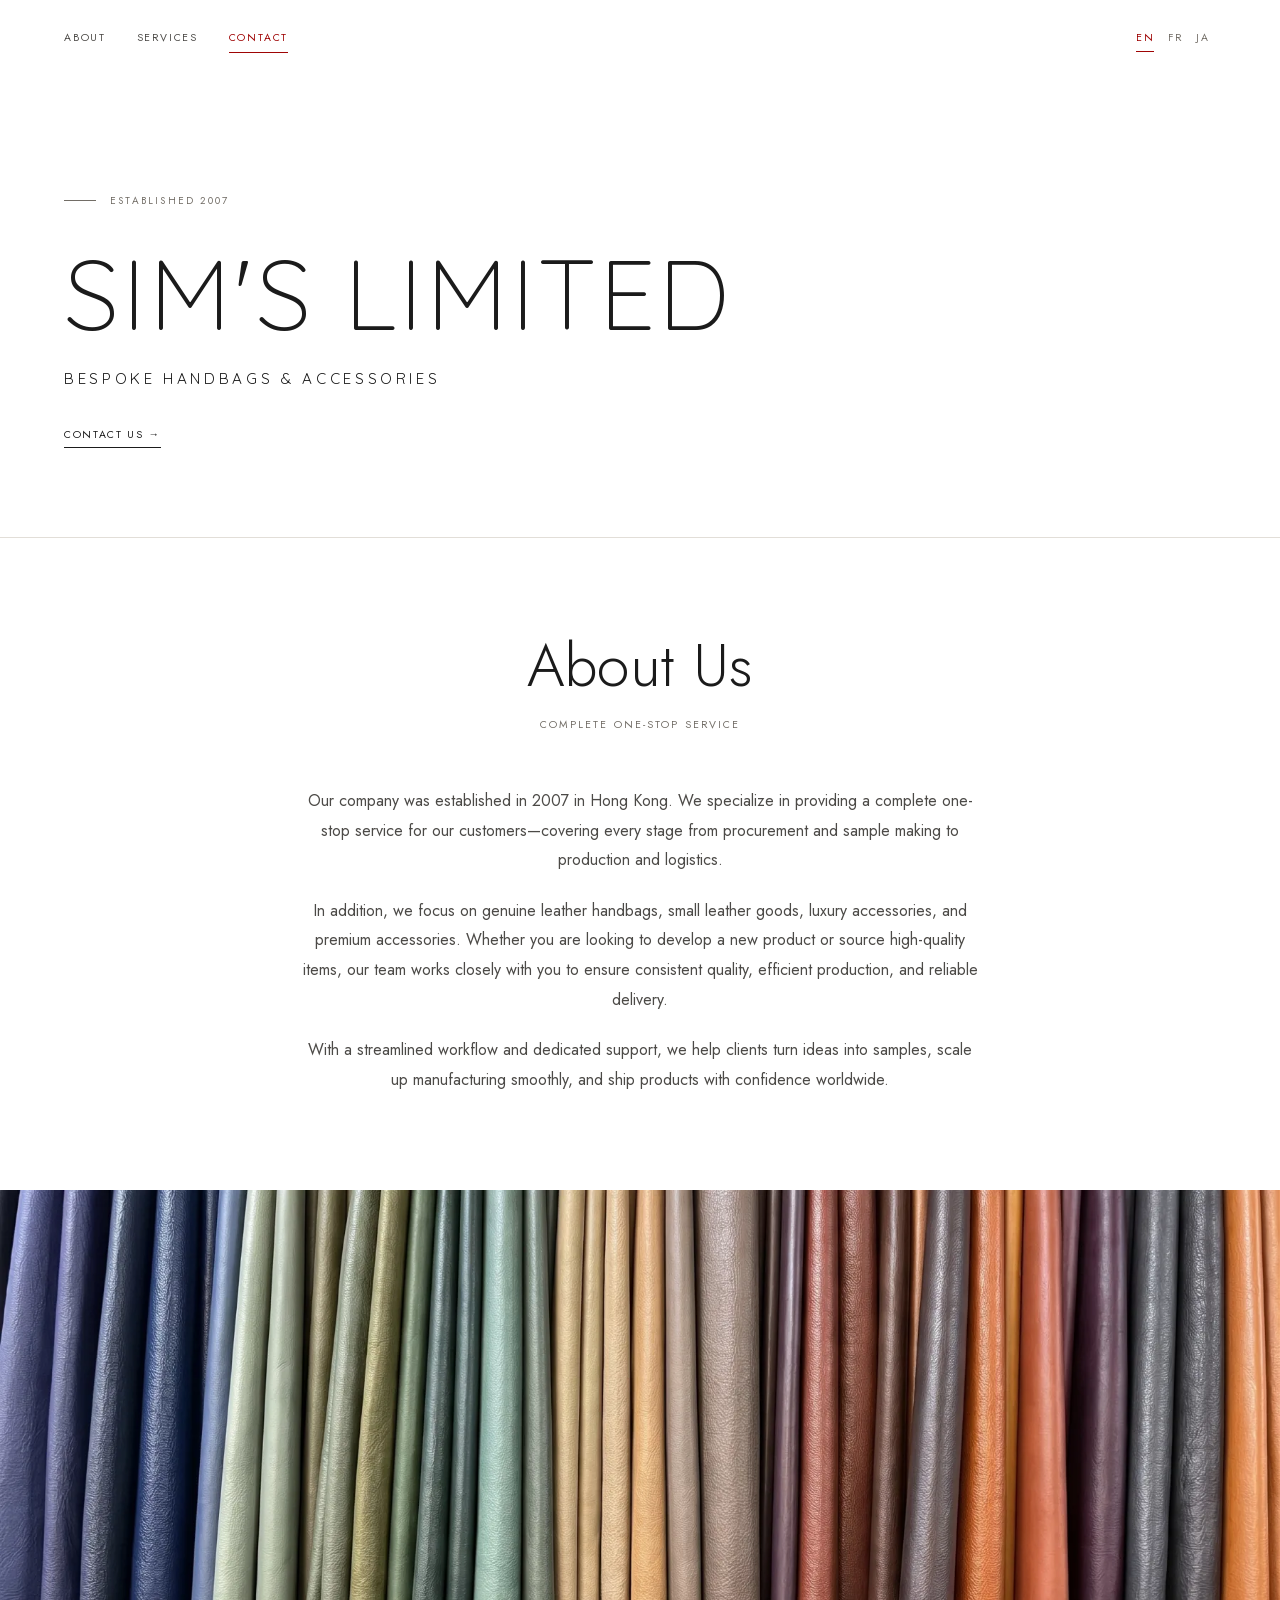
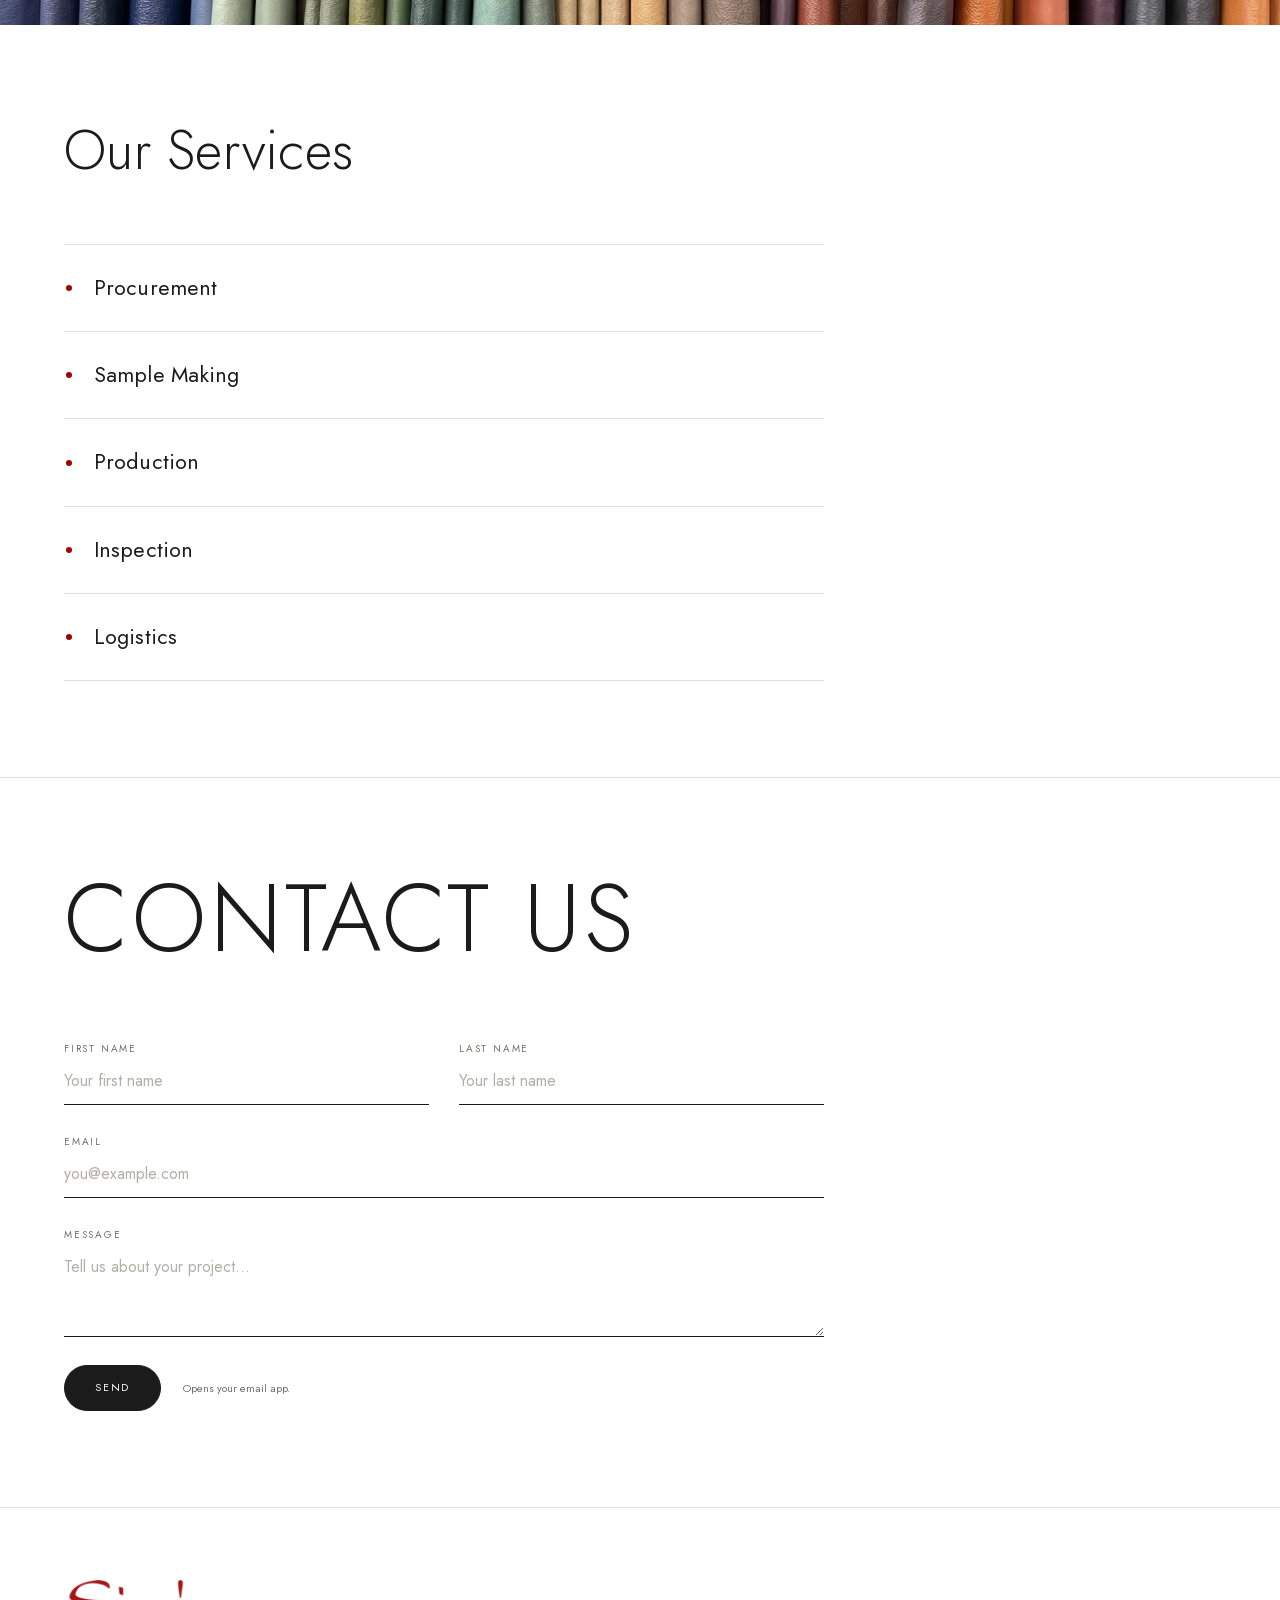
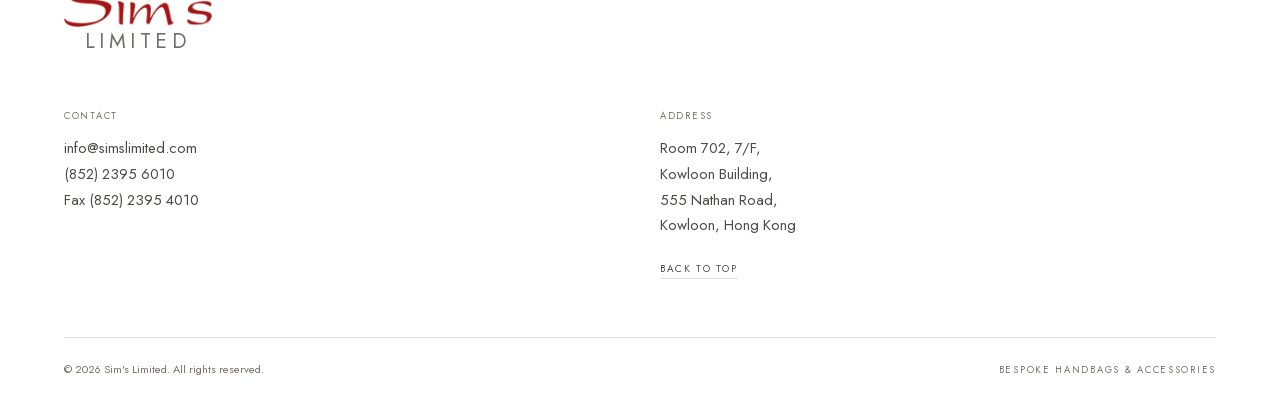
<file: index.html>
<!DOCTYPE html>
<html lang="en">
<head>
  <meta charset="utf-8">
  <meta name="viewport" content="width=device-width, initial-scale=1">
  <title>Sim's Limited | Bespoke Handbags &amp; Accessories – Hong Kong</title>
  <meta name="description" content="Hong Kong's Sim's Limited has offered bespoke handbags and accessories since 2007, with one-stop sourcing, sampling, production, inspection and logistics.">
  <link rel="canonical" href="https://simslimited.com/">
    <link rel="alternate" hreflang="en" href="https://simslimited.com/">
    <link rel="alternate" hreflang="fr" href="https://simslimited.com/fr/">
    <link rel="alternate" hreflang="ja" href="https://simslimited.com/ja/">
    <link rel="alternate" hreflang="x-default" href="https://simslimited.com/">
  <meta name="robots" content="index, follow, max-image-preview:large">
  <meta name="theme-color" content="#ffffff">
  <meta name="author" content="Sim's Limited">

  <meta property="og:type" content="website">
  <meta property="og:site_name" content="Sim's Limited">
  <meta property="og:title" content="Sim's Limited | Bespoke Handbags &amp; Accessories – Hong Kong">
  <meta property="og:description" content="Hong Kong's Sim's Limited has offered bespoke handbags and accessories since 2007, with one-stop sourcing, sampling, production, inspection and logistics.">
  <meta property="og:url" content="https://simslimited.com/">
  <meta property="og:image" content="https://simslimited.com/assets/img/og-image.jpg">
  <meta property="og:image:width" content="1200">
  <meta property="og:image:height" content="630">
  <meta property="og:image:alt" content="Sim's Limited — Bespoke Handbags &amp; Accessories">
  <meta property="og:locale" content="en_GB">
    <meta property="og:locale:alternate" content="fr_FR">
    <meta property="og:locale:alternate" content="ja_JP">
  <meta name="twitter:card" content="summary_large_image">
  <meta name="twitter:title" content="Sim's Limited | Bespoke Handbags &amp; Accessories – Hong Kong">
  <meta name="twitter:description" content="Hong Kong's Sim's Limited has offered bespoke handbags and accessories since 2007, with one-stop sourcing, sampling, production, inspection and logistics.">
  <meta name="twitter:image" content="https://simslimited.com/assets/img/og-image.jpg">

  <link rel="icon" href="assets/img/favicon.ico" sizes="any">
  <link rel="icon" type="image/png" sizes="32x32" href="assets/img/favicon-32.png">
  <link rel="apple-touch-icon" href="assets/img/apple-touch-icon.png">

  <link rel="preload" href="assets/fonts/jost-latin.woff2" as="font" type="font/woff2" crossorigin>
  <link rel="preload" href="assets/fonts/quicksand-latin.woff2" as="font" type="font/woff2" crossorigin>
  <link rel="stylesheet" href="assets/css/styles.css">
  <script src="assets/js/main.js" defer></script>
  <script type="application/ld+json">
{
  "@context": "https://schema.org",
  "@type": "Organization",
  "@id": "https://simslimited.com/#organization",
  "name": "Sim's Limited",
  "alternateName": "Sim's Limited Bespoke Handbags & Accessories",
  "url": "https://simslimited.com/",
  "logo": "https://simslimited.com/assets/img/logo.png",
  "foundingDate": "2007",
  "foundingLocation": {
    "@type": "Place",
    "name": "Hong Kong"
  },
  "description": "Hong Kong's Sim's Limited has offered bespoke handbags and accessories since 2007, with one-stop sourcing, sampling, production, inspection and logistics.",
  "slogan": "Bespoke Handbags & Accessories",
  "email": "info@simslimited.com",
  "telephone": "+852-2395-6010",
  "faxNumber": "+852-2395-4010",
  "address": {
    "@type": "PostalAddress",
    "streetAddress": "Room 702, 7/F, Kowloon Building, 555 Nathan Road",
    "addressLocality": "Kowloon",
    "addressRegion": "Hong Kong",
    "addressCountry": "HK"
  },
  "contactPoint": [
    {
      "@type": "ContactPoint",
      "contactType": "sales",
      "email": "info@simslimited.com",
      "telephone": "+852-2395-6010",
      "availableLanguage": [
        "English",
        "French",
        "Japanese"
      ]
    }
  ],
  "knowsAbout": [
    "Bespoke handbags",
    "Small leather goods",
    "Luxury accessories",
    "Leather goods sourcing",
    "Sample making",
    "Production and logistics"
  ]
}
  </script>
</head>
<body>
  <!-- EN page — edit the copy directly in this file.
       Other languages: /fr/, /ja/. Keep the section structure in sync. -->
  <a class="skip-link" href="#main">Skip to content</a>

  <header class="site-header" id="top">
    <div class="header-inner">
      <nav class="nav-desktop" aria-label="Main navigation">
        <a href="#about">About</a>
      <a href="#services">Services</a>
      <a href="#contact">Contact</a>
      </nav>

      <div class="header-actions">
        <div class="lang-switch lang-switch--header" role="group" aria-label="Language">
      <a href="./" hreflang="en" lang="en" aria-current="true">EN</a>
      <a href="fr/" hreflang="fr" lang="fr">FR</a>
      <a href="ja/" hreflang="ja" lang="ja">JA</a>
    </div>
        <button class="menu-toggle" type="button" aria-expanded="false" aria-controls="menu-panel">
          <span class="menu-open-label">Menu</span>
          <span class="menu-close-label">Close</span>
        </button>
      </div>
    </div>
  </header>

  <noscript>
    <nav class="nav-fallback" aria-label="Main navigation">
      <a href="#about">About</a>
      <a href="#services">Services</a>
      <a href="#contact">Contact</a>
    </nav>
  </noscript>

  <div class="menu-panel" id="menu-panel" hidden>
    <nav class="menu-nav" aria-label="Main navigation">
      <a href="#about"><span>About</span><span class="menu-num" aria-hidden="true">01</span></a>
      <a href="#services"><span>Services</span><span class="menu-num" aria-hidden="true">02</span></a>
      <a href="#contact"><span>Contact</span><span class="menu-num" aria-hidden="true">03</span></a>
    </nav>
  </div>

  <main id="main">
    <!-- Hero -->
    <section class="hero" aria-labelledby="hero-title">
      <div class="hero-copy">
        <p class="eyebrow">Established 2007</p>
        <h1 id="hero-title" class="hero-title">
          <span class="hero-name">Sim's Limited</span>
          <span class="hero-cat">Bespoke Handbags &amp; Accessories</span>
        </h1>
        <div class="hero-actions">
          <a class="text-link" href="#contact">Contact Us <span aria-hidden="true">→</span></a>
        </div>
      </div>
    </section>

    <!-- About Us -->
    <section class="section about" id="about" aria-labelledby="about-title">
      <div class="container narrow center">
        <h2 id="about-title" class="reveal">About Us</h2>
        <p class="kicker reveal">Complete one-stop service</p>
        <div class="prose reveal">
          <p>Our company was established in 2007 in Hong Kong. We specialize in providing a complete one-stop service for our customers—covering every stage from procurement and sample making to production and logistics.</p>
          <p>In addition, we focus on genuine leather handbags, small leather goods, luxury accessories, and premium accessories. Whether you are looking to develop a new product or source high-quality items, our team works closely with you to ensure consistent quality, efficient production, and reliable delivery.</p>
          <p>With a streamlined workflow and dedicated support, we help clients turn ideas into samples, scale up manufacturing smoothly, and ship products with confidence worldwide.</p>
        </div>
      </div>
    </section>

    <!-- Full-width image -->
    <figure class="band">
      <picture>
        <source type="image/webp" sizes="100vw"
          srcset="assets/img/band-800.webp 800w, assets/img/band-1200.webp 1200w, assets/img/band-1800.webp 1800w">
        <img src="assets/img/band-1200.jpg"
          srcset="assets/img/band-800.jpg 800w, assets/img/band-1200.jpg 1200w, assets/img/band-1800.jpg 1800w"
          sizes="100vw" width="1800" height="771" alt="Rolls of genuine leather in assorted colours" loading="lazy" decoding="async">
      </picture>
    </figure>

    <!-- Services -->
    <section class="section services" id="services" aria-labelledby="services-title">
      <div class="container">
        <h2 id="services-title" class="reveal">Our Services</h2>
        <ul class="service-list reveal">
          <li>Procurement</li>
          <li>Sample Making</li>
          <li>Production</li>
          <li>Inspection</li>
          <li>Logistics</li>
        </ul>
      </div>
    </section>

    <!-- Contact Us -->
    <section class="section contact" id="contact" aria-labelledby="contact-title">
      <div class="container">
        <h2 id="contact-title" class="contact-title reveal">Contact Us</h2>

        <div class="contact-grid reveal">
          <form class="enquiry" id="enquiry" data-mailto="mailto:info@simslimited.com" data-subject="Website enquiry">
            <div class="field-row">
              <div class="field">
                <label for="first-name">First name</label>
                <input id="first-name" name="first" type="text" autocomplete="given-name" placeholder="Your first name">
              </div>
              <div class="field">
                <label for="last-name">Last name</label>
                <input id="last-name" name="last" type="text" autocomplete="family-name" placeholder="Your last name">
              </div>
            </div>
            <div class="field">
              <label for="email">Email</label>
              <input id="email" name="email" type="email" autocomplete="email" inputmode="email" placeholder="you@example.com">
            </div>
            <div class="field">
              <label for="message">Message</label>
              <textarea id="message" name="message" rows="3" placeholder="Tell us about your project…"></textarea>
            </div>
            <div class="form-footer">
              <a class="btn btn--solid" id="send-mail" href="mailto:info@simslimited.com?subject=Website%20enquiry">Send</a>
              <p class="form-note">Opens your email app.</p>
            </div>
          </form>
        </div>
      </div>
    </section>
  </main>

  <footer class="site-footer">
    <div class="container">
      <div class="footer-brand">
        <a class="footer-logo" href="./#top" aria-label="Sim's Limited">
          <img src="assets/img/logo.png" width="640" height="205" alt="Sim's Limited">
        </a>
        <span class="footer-tag">Limited</span>
      </div>

      <div class="footer-grid">
        <div>
          <h3>Contact</h3>
          <p><a href="mailto:info@simslimited.com">info@simslimited.com</a></p>
          <p><a href="tel:+85223956010">(852) 2395 6010</a></p>
          <p>Fax (852) 2395 4010</p>
        </div>
        <div>
          <h3>Address</h3>
          <address>Room 702, 7/F,<br>Kowloon Building,<br>555 Nathan Road,<br>Kowloon, Hong Kong</address>
          <p class="back-top"><a href="#top">Back to top</a></p>
        </div>
      </div>

      <div class="footer-bottom">
        <p>© 2026 Sim's Limited. All rights reserved.</p>
        <p class="footer-legal">Bespoke Handbags &amp; Accessories</p>
      </div>
    </div>
  </footer>
</body>
</html>
</file>
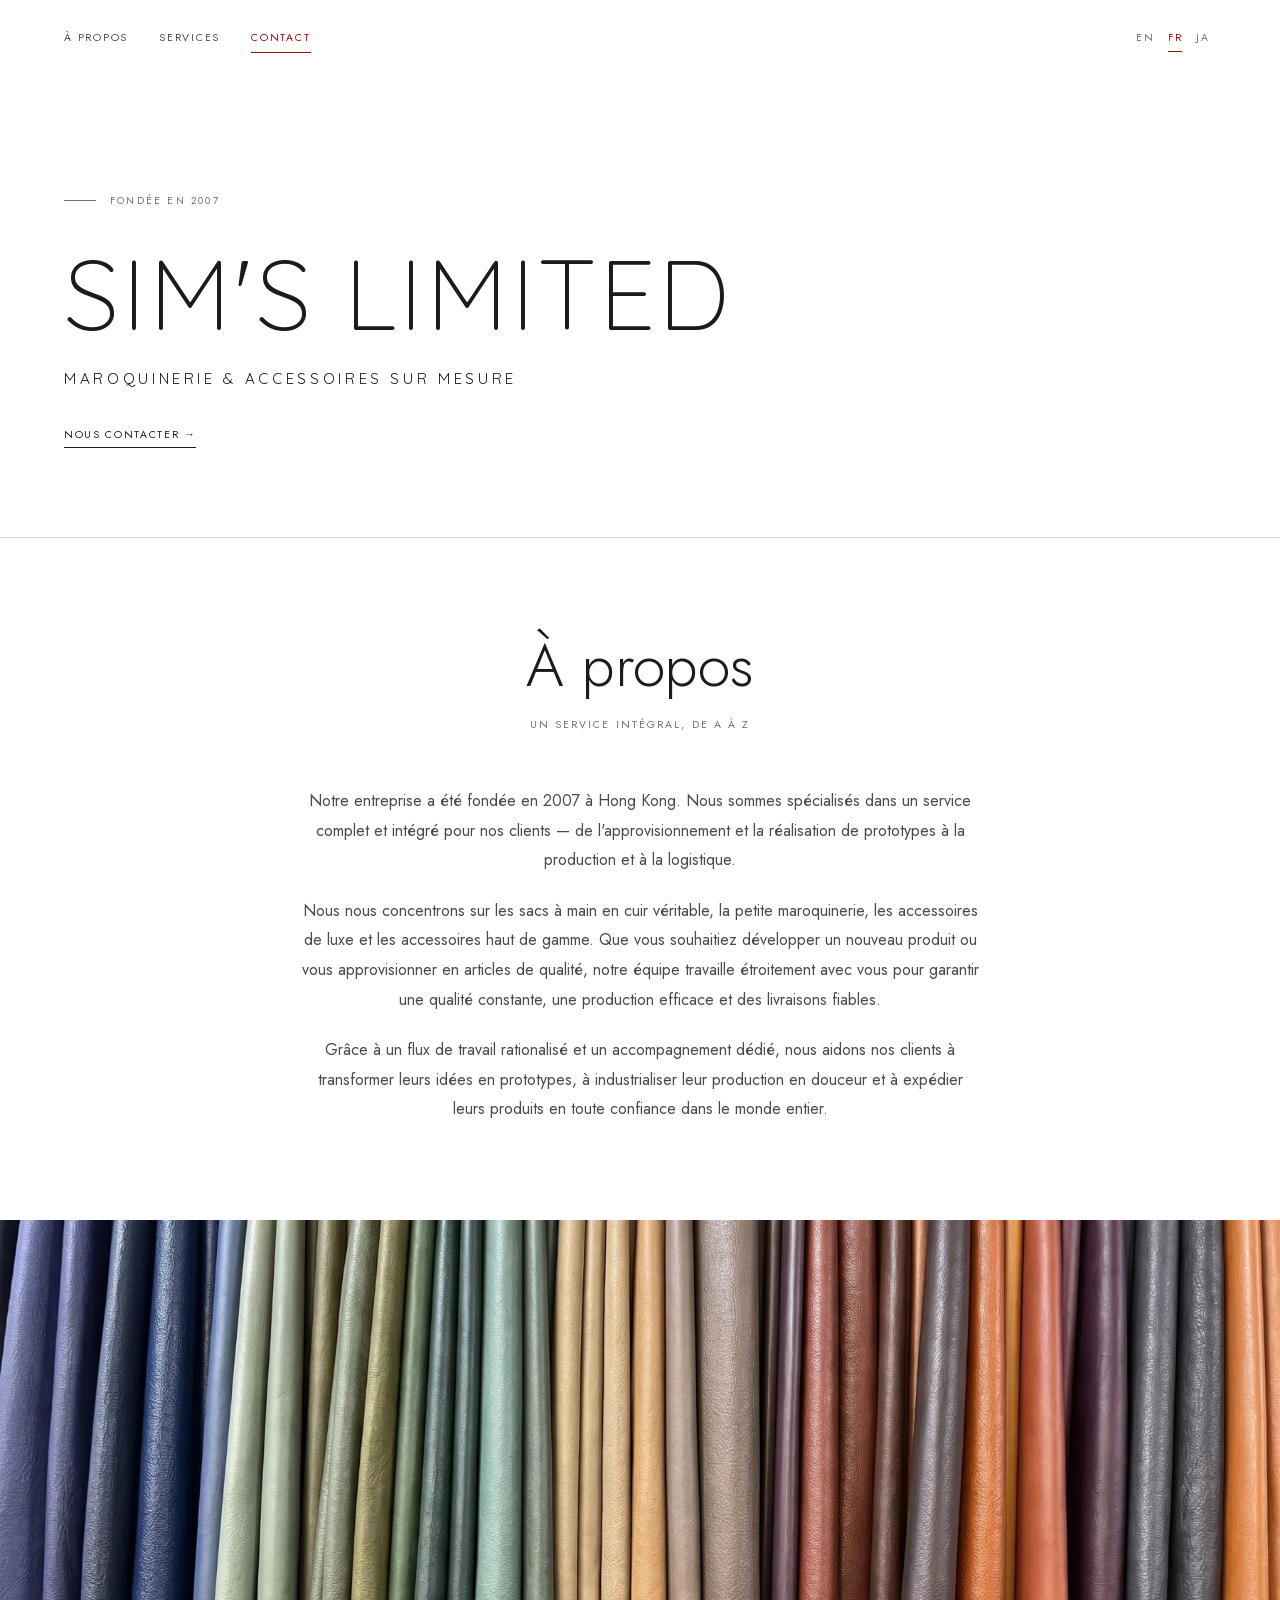
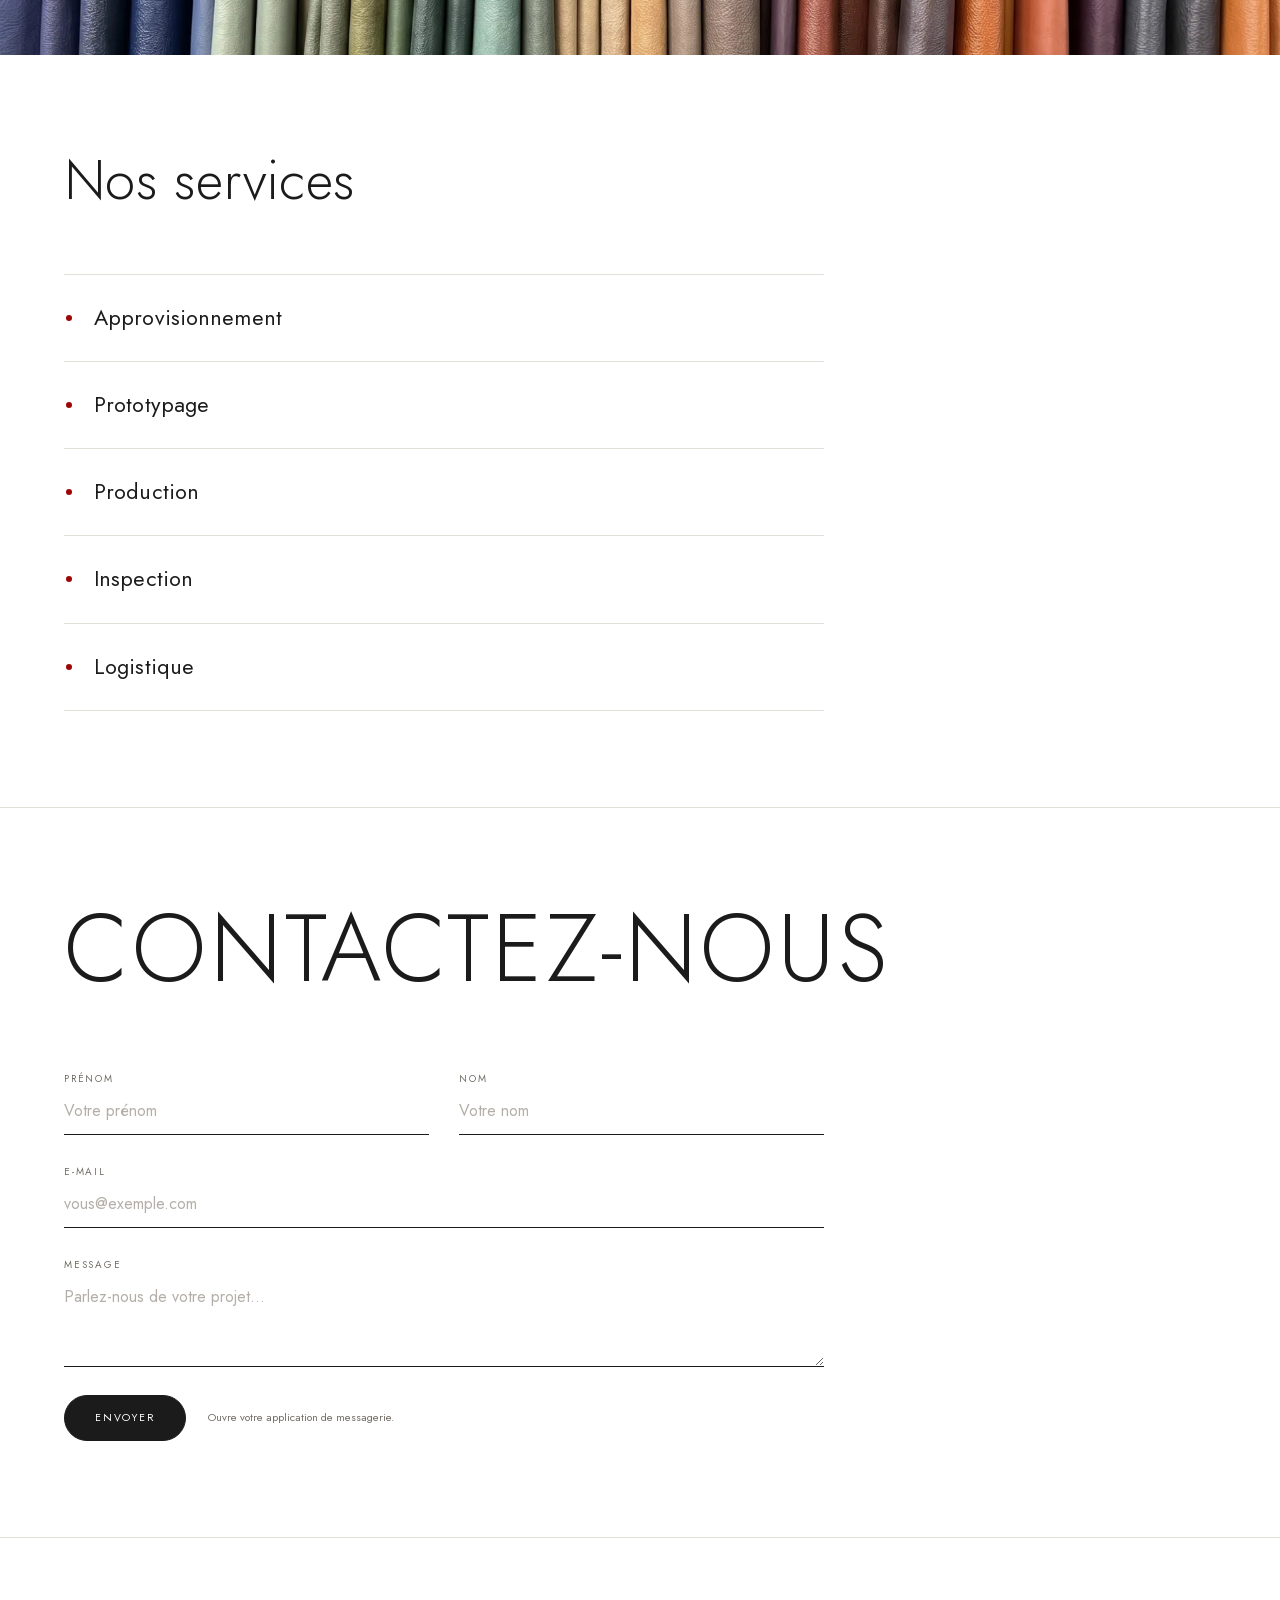
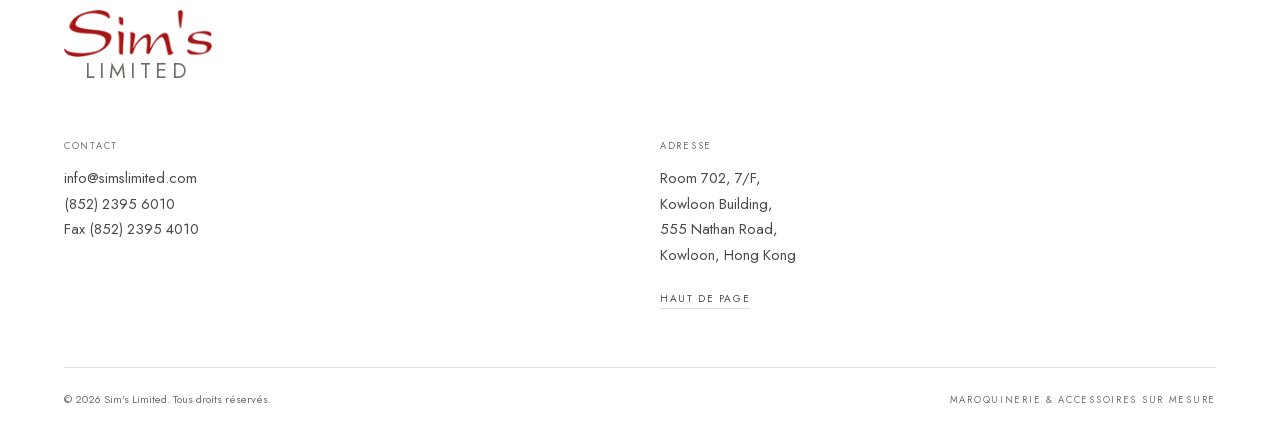
<file: fr/index.html>
<!DOCTYPE html>
<html lang="fr">
<head>
  <meta charset="utf-8">
  <meta name="viewport" content="width=device-width, initial-scale=1">
  <title>Sim's Limited | Maroquinerie &amp; Accessoires sur mesure – Hong Kong</title>
  <meta name="description" content="Sim's Limited, à Hong Kong, conçoit des sacs et accessoires sur mesure depuis 2007 : sourcing, prototypage, production, inspection et logistique intégrés.">
  <link rel="canonical" href="https://simslimited.com/fr/">
    <link rel="alternate" hreflang="en" href="https://simslimited.com/">
    <link rel="alternate" hreflang="fr" href="https://simslimited.com/fr/">
    <link rel="alternate" hreflang="ja" href="https://simslimited.com/ja/">
    <link rel="alternate" hreflang="x-default" href="https://simslimited.com/">
  <meta name="robots" content="index, follow, max-image-preview:large">
  <meta name="theme-color" content="#ffffff">
  <meta name="author" content="Sim's Limited">

  <meta property="og:type" content="website">
  <meta property="og:site_name" content="Sim's Limited">
  <meta property="og:title" content="Sim's Limited | Maroquinerie &amp; Accessoires sur mesure – Hong Kong">
  <meta property="og:description" content="Sim's Limited, à Hong Kong, conçoit des sacs et accessoires sur mesure depuis 2007 : sourcing, prototypage, production, inspection et logistique intégrés.">
  <meta property="og:url" content="https://simslimited.com/fr/">
  <meta property="og:image" content="https://simslimited.com/assets/img/og-image.jpg">
  <meta property="og:image:width" content="1200">
  <meta property="og:image:height" content="630">
  <meta property="og:image:alt" content="Sim's Limited — Maroquinerie &amp; Accessoires">
  <meta property="og:locale" content="fr_FR">
    <meta property="og:locale:alternate" content="en_GB">
    <meta property="og:locale:alternate" content="ja_JP">
  <meta name="twitter:card" content="summary_large_image">
  <meta name="twitter:title" content="Sim's Limited | Maroquinerie &amp; Accessoires sur mesure – Hong Kong">
  <meta name="twitter:description" content="Sim's Limited, à Hong Kong, conçoit des sacs et accessoires sur mesure depuis 2007 : sourcing, prototypage, production, inspection et logistique intégrés.">
  <meta name="twitter:image" content="https://simslimited.com/assets/img/og-image.jpg">

  <link rel="icon" href="../assets/img/favicon.ico" sizes="any">
  <link rel="icon" type="image/png" sizes="32x32" href="../assets/img/favicon-32.png">
  <link rel="apple-touch-icon" href="../assets/img/apple-touch-icon.png">

  <link rel="preload" href="../assets/fonts/jost-latin.woff2" as="font" type="font/woff2" crossorigin>
  <link rel="preload" href="../assets/fonts/quicksand-latin.woff2" as="font" type="font/woff2" crossorigin>
  <link rel="stylesheet" href="../assets/css/styles.css">
  <script src="../assets/js/main.js" defer></script>
  <script type="application/ld+json">
{
  "@context": "https://schema.org",
  "@type": "Organization",
  "@id": "https://simslimited.com/#organization",
  "name": "Sim's Limited",
  "alternateName": "Sim's Limited Bespoke Handbags & Accessories",
  "url": "https://simslimited.com/",
  "logo": "https://simslimited.com/assets/img/logo.png",
  "foundingDate": "2007",
  "foundingLocation": {
    "@type": "Place",
    "name": "Hong Kong"
  },
  "description": "Sim's Limited, à Hong Kong, conçoit des sacs et accessoires sur mesure depuis 2007 : sourcing, prototypage, production, inspection et logistique intégrés.",
  "slogan": "Bespoke Handbags & Accessories",
  "email": "info@simslimited.com",
  "telephone": "+852-2395-6010",
  "faxNumber": "+852-2395-4010",
  "address": {
    "@type": "PostalAddress",
    "streetAddress": "Room 702, 7/F, Kowloon Building, 555 Nathan Road",
    "addressLocality": "Kowloon",
    "addressRegion": "Hong Kong",
    "addressCountry": "HK"
  },
  "contactPoint": [
    {
      "@type": "ContactPoint",
      "contactType": "sales",
      "email": "info@simslimited.com",
      "telephone": "+852-2395-6010",
      "availableLanguage": [
        "English",
        "French",
        "Japanese"
      ]
    }
  ],
  "knowsAbout": [
    "Bespoke handbags",
    "Small leather goods",
    "Luxury accessories",
    "Leather goods sourcing",
    "Sample making",
    "Production and logistics"
  ]
}
  </script>
</head>
<body>
  <!-- FR page — edit the copy directly in this file.
       Other languages: /fr/, /ja/. Keep the section structure in sync. -->
  <a class="skip-link" href="#main">Aller au contenu</a>

  <header class="site-header" id="top">
    <div class="header-inner">
      <nav class="nav-desktop" aria-label="Navigation principale">
        <a href="#about">À propos</a>
      <a href="#services">Services</a>
      <a href="#contact">Contact</a>
      </nav>

      <div class="header-actions">
        <div class="lang-switch lang-switch--header" role="group" aria-label="Langue">
      <a href=".././" hreflang="en" lang="en">EN</a>
      <a href="../fr/" hreflang="fr" lang="fr" aria-current="true">FR</a>
      <a href="../ja/" hreflang="ja" lang="ja">JA</a>
    </div>
        <button class="menu-toggle" type="button" aria-expanded="false" aria-controls="menu-panel">
          <span class="menu-open-label">Menu</span>
          <span class="menu-close-label">Fermer</span>
        </button>
      </div>
    </div>
  </header>

  <noscript>
    <nav class="nav-fallback" aria-label="Navigation principale">
      <a href="#about">À propos</a>
      <a href="#services">Services</a>
      <a href="#contact">Contact</a>
    </nav>
  </noscript>

  <div class="menu-panel" id="menu-panel" hidden>
    <nav class="menu-nav" aria-label="Navigation principale">
      <a href="#about"><span>À propos</span><span class="menu-num" aria-hidden="true">01</span></a>
      <a href="#services"><span>Services</span><span class="menu-num" aria-hidden="true">02</span></a>
      <a href="#contact"><span>Contact</span><span class="menu-num" aria-hidden="true">03</span></a>
    </nav>
  </div>

  <main id="main">
    <!-- Hero -->
    <section class="hero" aria-labelledby="hero-title">
      <div class="hero-copy">
        <p class="eyebrow">Fondée en 2007</p>
        <h1 id="hero-title" class="hero-title">
          <span class="hero-name">Sim's Limited</span>
          <span class="hero-cat">Maroquinerie &amp; Accessoires sur mesure</span>
        </h1>
        <div class="hero-actions">
          <a class="text-link" href="#contact">Nous contacter <span aria-hidden="true">→</span></a>
        </div>
      </div>
    </section>

    <!-- About Us -->
    <section class="section about" id="about" aria-labelledby="about-title">
      <div class="container narrow center">
        <h2 id="about-title" class="reveal">À propos</h2>
        <p class="kicker reveal">Un service intégral, de A à Z</p>
        <div class="prose reveal">
          <p>Notre entreprise a été fondée en 2007 à Hong Kong. Nous sommes spécialisés dans un service complet et intégré pour nos clients — de l'approvisionnement et la réalisation de prototypes à la production et à la logistique.</p>
          <p>Nous nous concentrons sur les sacs à main en cuir véritable, la petite maroquinerie, les accessoires de luxe et les accessoires haut de gamme. Que vous souhaitiez développer un nouveau produit ou vous approvisionner en articles de qualité, notre équipe travaille étroitement avec vous pour garantir une qualité constante, une production efficace et des livraisons fiables.</p>
          <p>Grâce à un flux de travail rationalisé et un accompagnement dédié, nous aidons nos clients à transformer leurs idées en prototypes, à industrialiser leur production en douceur et à expédier leurs produits en toute confiance dans le monde entier.</p>
        </div>
      </div>
    </section>

    <!-- Full-width image -->
    <figure class="band">
      <picture>
        <source type="image/webp" sizes="100vw"
          srcset="../assets/img/band-800.webp 800w, ../assets/img/band-1200.webp 1200w, ../assets/img/band-1800.webp 1800w">
        <img src="../assets/img/band-1200.jpg"
          srcset="../assets/img/band-800.jpg 800w, ../assets/img/band-1200.jpg 1200w, ../assets/img/band-1800.jpg 1800w"
          sizes="100vw" width="1800" height="771" alt="Rouleaux de cuir véritable de différentes couleurs" loading="lazy" decoding="async">
      </picture>
    </figure>

    <!-- Services -->
    <section class="section services" id="services" aria-labelledby="services-title">
      <div class="container">
        <h2 id="services-title" class="reveal">Nos services</h2>
        <ul class="service-list reveal">
          <li>Approvisionnement</li>
          <li>Prototypage</li>
          <li>Production</li>
          <li>Inspection</li>
          <li>Logistique</li>
        </ul>
      </div>
    </section>

    <!-- Contact Us -->
    <section class="section contact" id="contact" aria-labelledby="contact-title">
      <div class="container">
        <h2 id="contact-title" class="contact-title reveal">Contactez-nous</h2>

        <div class="contact-grid reveal">
          <form class="enquiry" id="enquiry" data-mailto="mailto:info@simslimited.com" data-subject="Demande via le site web">
            <div class="field-row">
              <div class="field">
                <label for="first-name">Prénom</label>
                <input id="first-name" name="first" type="text" autocomplete="given-name" placeholder="Votre prénom">
              </div>
              <div class="field">
                <label for="last-name">Nom</label>
                <input id="last-name" name="last" type="text" autocomplete="family-name" placeholder="Votre nom">
              </div>
            </div>
            <div class="field">
              <label for="email">E-mail</label>
              <input id="email" name="email" type="email" autocomplete="email" inputmode="email" placeholder="vous@exemple.com">
            </div>
            <div class="field">
              <label for="message">Message</label>
              <textarea id="message" name="message" rows="3" placeholder="Parlez-nous de votre projet…"></textarea>
            </div>
            <div class="form-footer">
              <a class="btn btn--solid" id="send-mail" href="mailto:info@simslimited.com?subject=Demande%20via%20le%20site%20web">Envoyer</a>
              <p class="form-note">Ouvre votre application de messagerie.</p>
            </div>
          </form>
        </div>
      </div>
    </section>
  </main>

  <footer class="site-footer">
    <div class="container">
      <div class="footer-brand">
        <a class="footer-logo" href="../#top" aria-label="Sim's Limited">
          <img src="../assets/img/logo.png" width="640" height="205" alt="Sim's Limited">
        </a>
        <span class="footer-tag">Limited</span>
      </div>

      <div class="footer-grid">
        <div>
          <h3>Contact</h3>
          <p><a href="mailto:info@simslimited.com">info@simslimited.com</a></p>
          <p><a href="tel:+85223956010">(852) 2395 6010</a></p>
          <p>Fax (852) 2395 4010</p>
        </div>
        <div>
          <h3>Adresse</h3>
          <address>Room 702, 7/F,<br>Kowloon Building,<br>555 Nathan Road,<br>Kowloon, Hong Kong</address>
          <p class="back-top"><a href="#top">Haut de page</a></p>
        </div>
      </div>

      <div class="footer-bottom">
        <p>© 2026 Sim's Limited. Tous droits réservés.</p>
        <p class="footer-legal">Maroquinerie &amp; accessoires sur mesure</p>
      </div>
    </div>
  </footer>
</body>
</html>
</file>
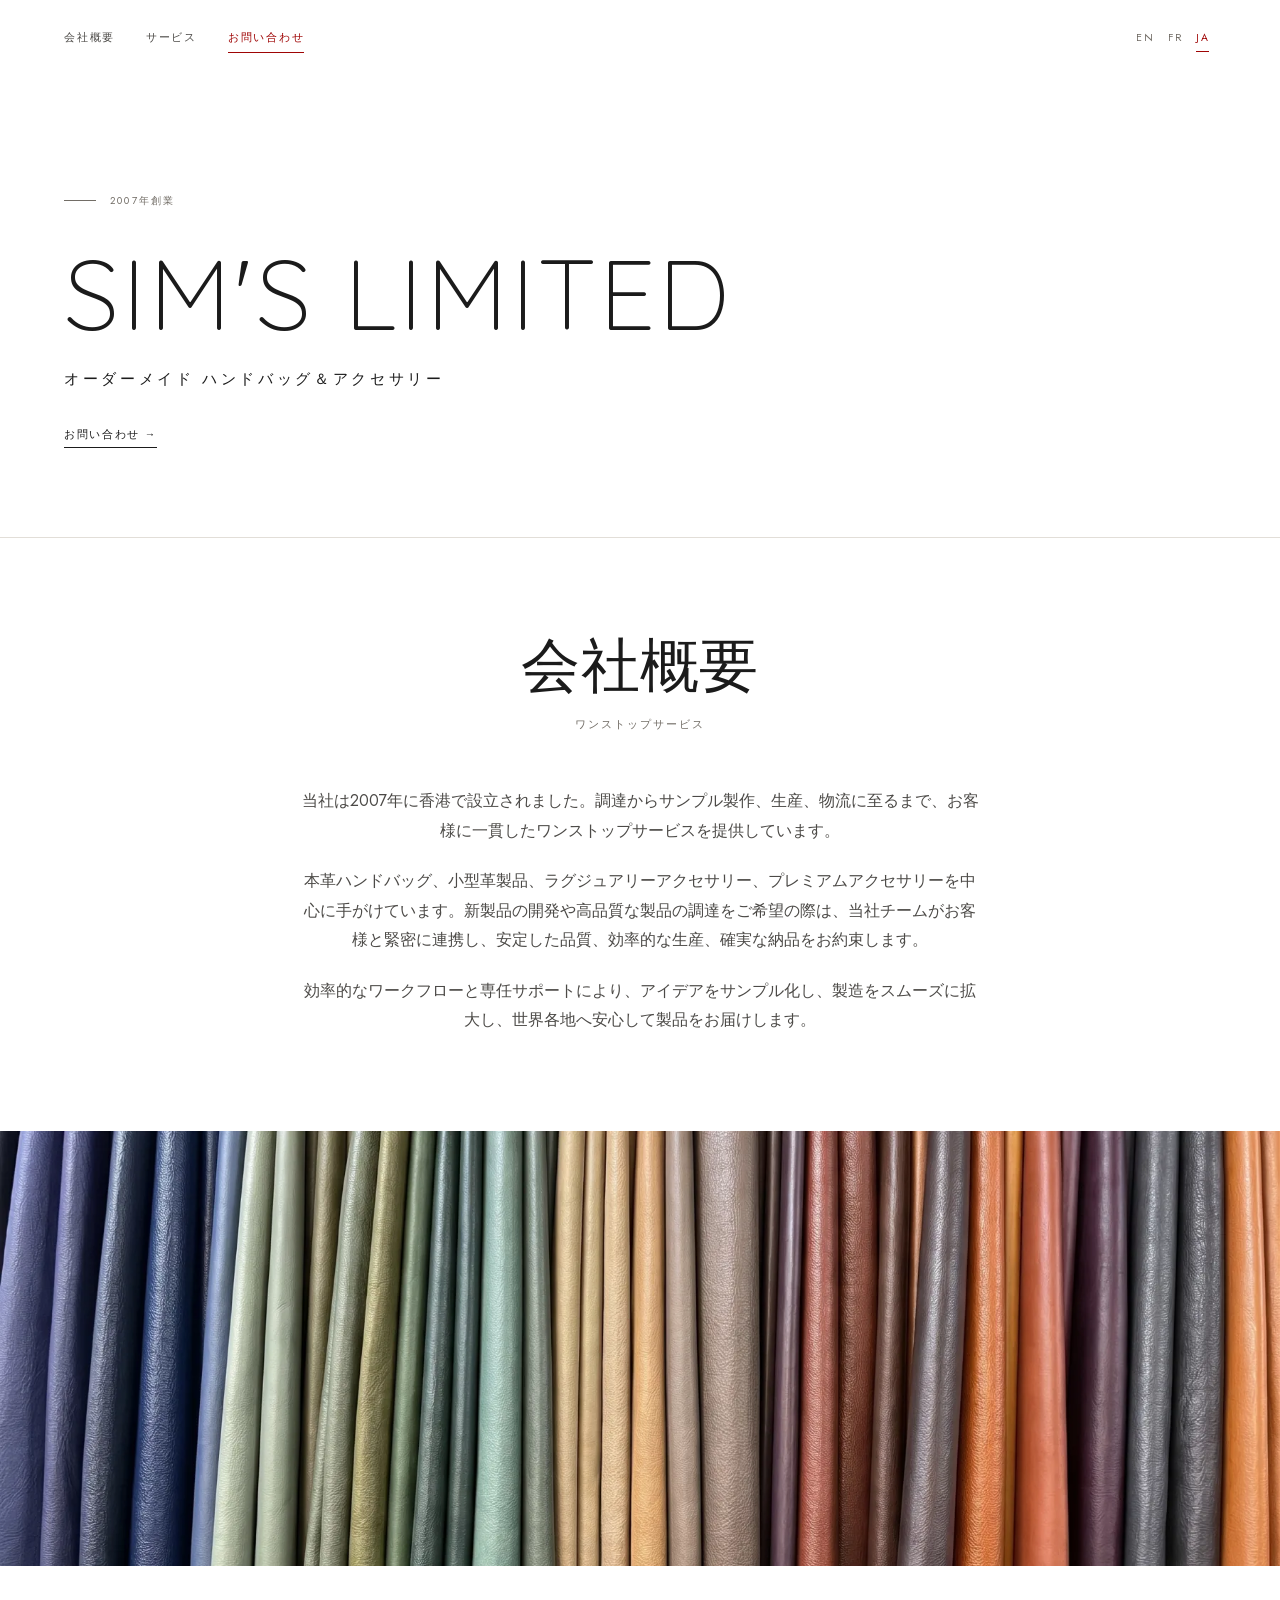
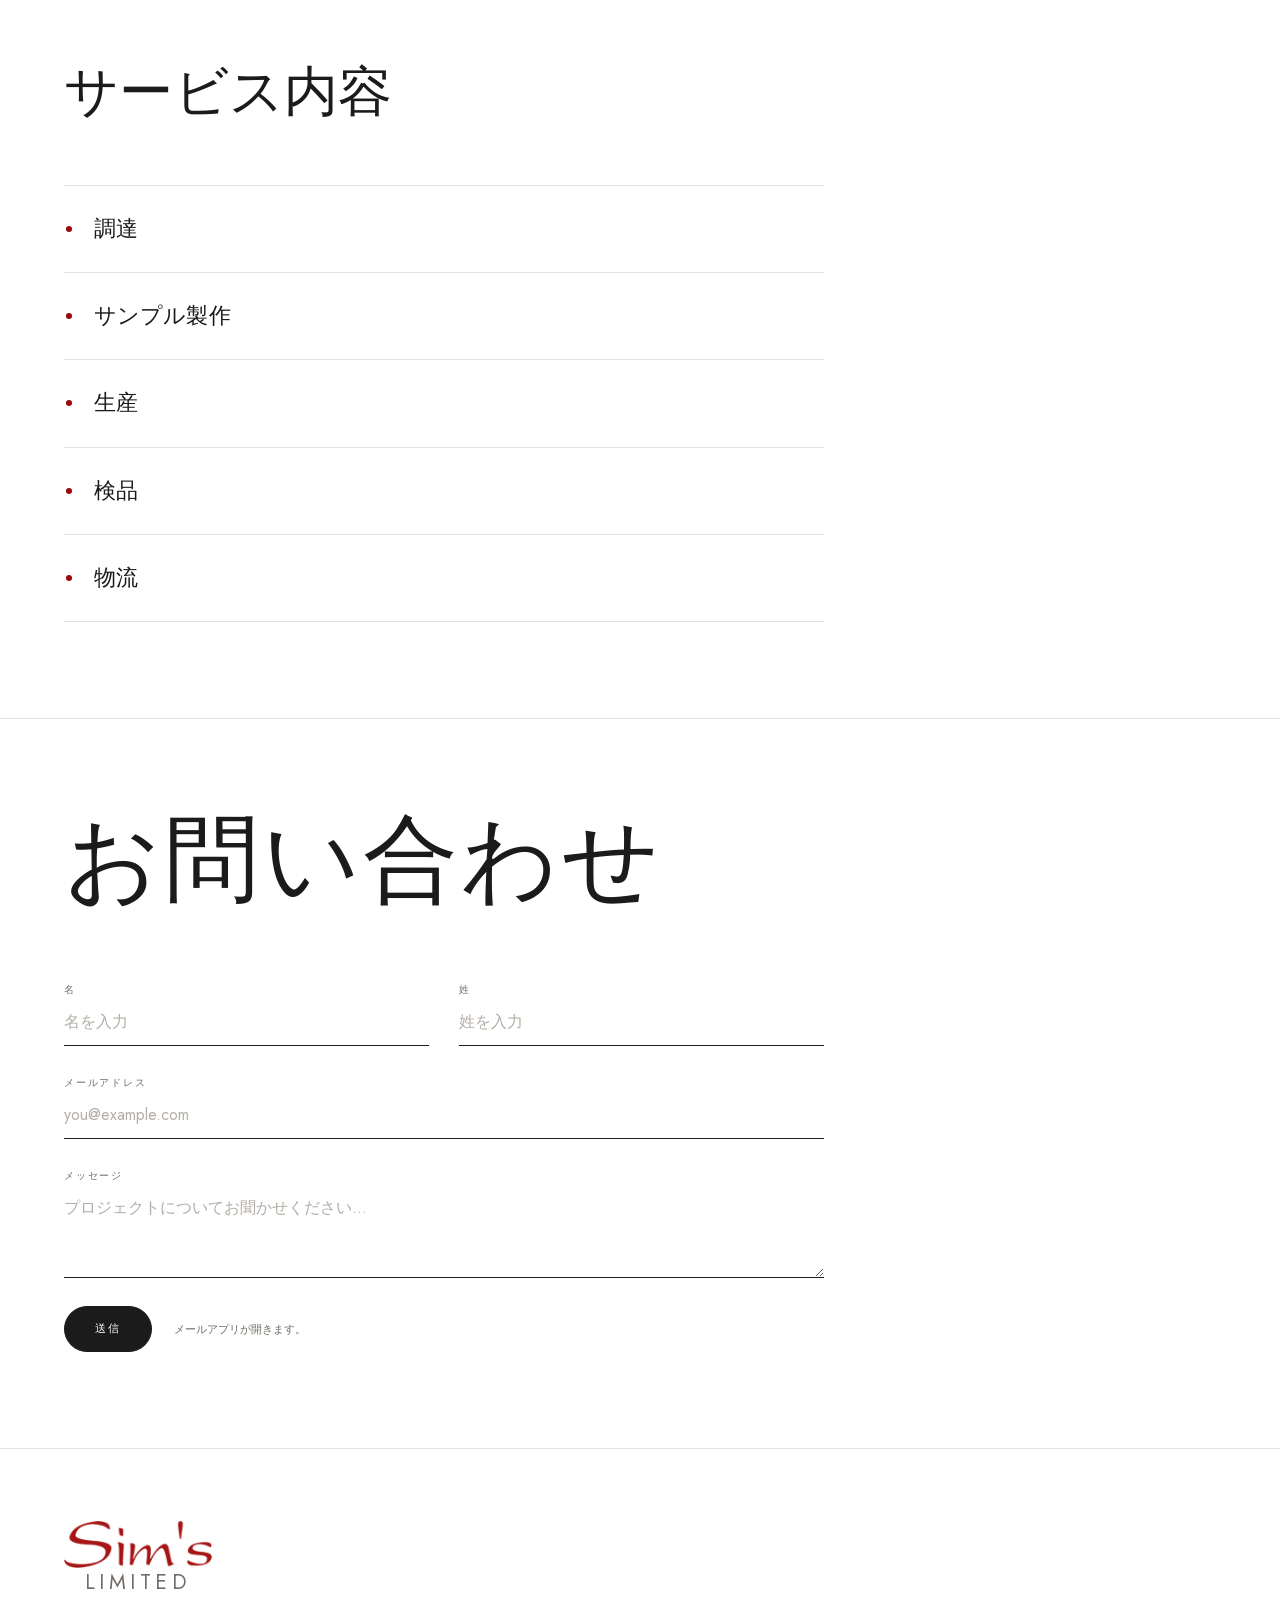
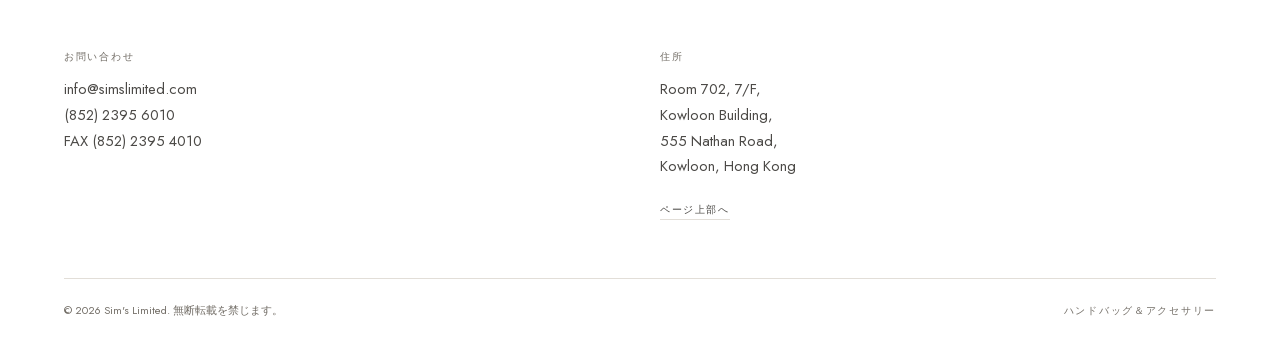
<file: ja/index.html>
<!DOCTYPE html>
<html lang="ja">
<head>
  <meta charset="utf-8">
  <meta name="viewport" content="width=device-width, initial-scale=1">
  <title>Sim's Limited | オーダーメイド ハンドバッグ＆アクセサリー – 香港</title>
  <meta name="description" content="Sim's Limitedは2007年創業の香港の会社です。オーダーメイドのハンドバッグとアクセサリーを中心に、調達からサンプル製作、生産、検品、物流まで一貫して承ります。">
  <link rel="canonical" href="https://simslimited.com/ja/">
    <link rel="alternate" hreflang="en" href="https://simslimited.com/">
    <link rel="alternate" hreflang="fr" href="https://simslimited.com/fr/">
    <link rel="alternate" hreflang="ja" href="https://simslimited.com/ja/">
    <link rel="alternate" hreflang="x-default" href="https://simslimited.com/">
  <meta name="robots" content="index, follow, max-image-preview:large">
  <meta name="theme-color" content="#ffffff">
  <meta name="author" content="Sim's Limited">

  <meta property="og:type" content="website">
  <meta property="og:site_name" content="Sim's Limited">
  <meta property="og:title" content="Sim's Limited | オーダーメイド ハンドバッグ＆アクセサリー – 香港">
  <meta property="og:description" content="Sim's Limitedは2007年創業の香港の会社です。オーダーメイドのハンドバッグとアクセサリーを中心に、調達からサンプル製作、生産、検品、物流まで一貫して承ります。">
  <meta property="og:url" content="https://simslimited.com/ja/">
  <meta property="og:image" content="https://simslimited.com/assets/img/og-image.jpg">
  <meta property="og:image:width" content="1200">
  <meta property="og:image:height" content="630">
  <meta property="og:image:alt" content="Sim's Limited — ハンドバッグ＆アクセサリー">
  <meta property="og:locale" content="ja_JP">
    <meta property="og:locale:alternate" content="en_GB">
    <meta property="og:locale:alternate" content="fr_FR">
  <meta name="twitter:card" content="summary_large_image">
  <meta name="twitter:title" content="Sim's Limited | オーダーメイド ハンドバッグ＆アクセサリー – 香港">
  <meta name="twitter:description" content="Sim's Limitedは2007年創業の香港の会社です。オーダーメイドのハンドバッグとアクセサリーを中心に、調達からサンプル製作、生産、検品、物流まで一貫して承ります。">
  <meta name="twitter:image" content="https://simslimited.com/assets/img/og-image.jpg">

  <link rel="icon" href="../assets/img/favicon.ico" sizes="any">
  <link rel="icon" type="image/png" sizes="32x32" href="../assets/img/favicon-32.png">
  <link rel="apple-touch-icon" href="../assets/img/apple-touch-icon.png">

  <link rel="preload" href="../assets/fonts/jost-latin.woff2" as="font" type="font/woff2" crossorigin>
  <link rel="preload" href="../assets/fonts/quicksand-latin.woff2" as="font" type="font/woff2" crossorigin>
  <link rel="stylesheet" href="../assets/css/styles.css">
  <script src="../assets/js/main.js" defer></script>
  <script type="application/ld+json">
{
  "@context": "https://schema.org",
  "@type": "Organization",
  "@id": "https://simslimited.com/#organization",
  "name": "Sim's Limited",
  "alternateName": "Sim's Limited Bespoke Handbags & Accessories",
  "url": "https://simslimited.com/",
  "logo": "https://simslimited.com/assets/img/logo.png",
  "foundingDate": "2007",
  "foundingLocation": {
    "@type": "Place",
    "name": "Hong Kong"
  },
  "description": "Sim's Limitedは2007年創業の香港の会社です。オーダーメイドのハンドバッグとアクセサリーを中心に、調達からサンプル製作、生産、検品、物流まで一貫して承ります。",
  "slogan": "Bespoke Handbags & Accessories",
  "email": "info@simslimited.com",
  "telephone": "+852-2395-6010",
  "faxNumber": "+852-2395-4010",
  "address": {
    "@type": "PostalAddress",
    "streetAddress": "Room 702, 7/F, Kowloon Building, 555 Nathan Road",
    "addressLocality": "Kowloon",
    "addressRegion": "Hong Kong",
    "addressCountry": "HK"
  },
  "contactPoint": [
    {
      "@type": "ContactPoint",
      "contactType": "sales",
      "email": "info@simslimited.com",
      "telephone": "+852-2395-6010",
      "availableLanguage": [
        "English",
        "French",
        "Japanese"
      ]
    }
  ],
  "knowsAbout": [
    "Bespoke handbags",
    "Small leather goods",
    "Luxury accessories",
    "Leather goods sourcing",
    "Sample making",
    "Production and logistics"
  ]
}
  </script>
</head>
<body>
  <!-- JA page — edit the copy directly in this file.
       Other languages: /fr/, /ja/. Keep the section structure in sync. -->
  <a class="skip-link" href="#main">本文へスキップ</a>

  <header class="site-header" id="top">
    <div class="header-inner">
      <nav class="nav-desktop" aria-label="メインナビゲーション">
        <a href="#about">会社概要</a>
      <a href="#services">サービス</a>
      <a href="#contact">お問い合わせ</a>
      </nav>

      <div class="header-actions">
        <div class="lang-switch lang-switch--header" role="group" aria-label="言語">
      <a href=".././" hreflang="en" lang="en">EN</a>
      <a href="../fr/" hreflang="fr" lang="fr">FR</a>
      <a href="../ja/" hreflang="ja" lang="ja" aria-current="true">JA</a>
    </div>
        <button class="menu-toggle" type="button" aria-expanded="false" aria-controls="menu-panel">
          <span class="menu-open-label">メニュー</span>
          <span class="menu-close-label">閉じる</span>
        </button>
      </div>
    </div>
  </header>

  <noscript>
    <nav class="nav-fallback" aria-label="メインナビゲーション">
      <a href="#about">会社概要</a>
      <a href="#services">サービス</a>
      <a href="#contact">お問い合わせ</a>
    </nav>
  </noscript>

  <div class="menu-panel" id="menu-panel" hidden>
    <nav class="menu-nav" aria-label="メインナビゲーション">
      <a href="#about"><span>会社概要</span><span class="menu-num" aria-hidden="true">01</span></a>
      <a href="#services"><span>サービス</span><span class="menu-num" aria-hidden="true">02</span></a>
      <a href="#contact"><span>お問い合わせ</span><span class="menu-num" aria-hidden="true">03</span></a>
    </nav>
  </div>

  <main id="main">
    <!-- Hero -->
    <section class="hero" aria-labelledby="hero-title">
      <div class="hero-copy">
        <p class="eyebrow">2007年創業</p>
        <h1 id="hero-title" class="hero-title">
          <span class="hero-name">Sim's Limited</span>
          <span class="hero-cat">オーダーメイド ハンドバッグ＆アクセサリー</span>
        </h1>
        <div class="hero-actions">
          <a class="text-link" href="#contact">お問い合わせ <span aria-hidden="true">→</span></a>
        </div>
      </div>
    </section>

    <!-- About Us -->
    <section class="section about" id="about" aria-labelledby="about-title">
      <div class="container narrow center">
        <h2 id="about-title" class="reveal">会社概要</h2>
        <p class="kicker reveal">ワンストップサービス</p>
        <div class="prose reveal">
          <p>当社は2007年に香港で設立されました。調達からサンプル製作、生産、物流に至るまで、お客様に一貫したワンストップサービスを提供しています。</p>
          <p>本革ハンドバッグ、小型革製品、ラグジュアリーアクセサリー、プレミアムアクセサリーを中心に手がけています。新製品の開発や高品質な製品の調達をご希望の際は、当社チームがお客様と緊密に連携し、安定した品質、効率的な生産、確実な納品をお約束します。</p>
          <p>効率的なワークフローと専任サポートにより、アイデアをサンプル化し、製造をスムーズに拡大し、世界各地へ安心して製品をお届けします。</p>
        </div>
      </div>
    </section>

    <!-- Full-width image -->
    <figure class="band">
      <picture>
        <source type="image/webp" sizes="100vw"
          srcset="../assets/img/band-800.webp 800w, ../assets/img/band-1200.webp 1200w, ../assets/img/band-1800.webp 1800w">
        <img src="../assets/img/band-1200.jpg"
          srcset="../assets/img/band-800.jpg 800w, ../assets/img/band-1200.jpg 1200w, ../assets/img/band-1800.jpg 1800w"
          sizes="100vw" width="1800" height="771" alt="さまざまな色の本革ロール" loading="lazy" decoding="async">
      </picture>
    </figure>

    <!-- Services -->
    <section class="section services" id="services" aria-labelledby="services-title">
      <div class="container">
        <h2 id="services-title" class="reveal">サービス内容</h2>
        <ul class="service-list reveal">
          <li>調達</li>
          <li>サンプル製作</li>
          <li>生産</li>
          <li>検品</li>
          <li>物流</li>
        </ul>
      </div>
    </section>

    <!-- Contact Us -->
    <section class="section contact" id="contact" aria-labelledby="contact-title">
      <div class="container">
        <h2 id="contact-title" class="contact-title reveal">お問い合わせ</h2>

        <div class="contact-grid reveal">
          <form class="enquiry" id="enquiry" data-mailto="mailto:info@simslimited.com" data-subject="ウェブサイトからのお問い合わせ">
            <div class="field-row">
              <div class="field">
                <label for="first-name">名</label>
                <input id="first-name" name="first" type="text" autocomplete="given-name" placeholder="名を入力">
              </div>
              <div class="field">
                <label for="last-name">姓</label>
                <input id="last-name" name="last" type="text" autocomplete="family-name" placeholder="姓を入力">
              </div>
            </div>
            <div class="field">
              <label for="email">メールアドレス</label>
              <input id="email" name="email" type="email" autocomplete="email" inputmode="email" placeholder="you@example.com">
            </div>
            <div class="field">
              <label for="message">メッセージ</label>
              <textarea id="message" name="message" rows="3" placeholder="プロジェクトについてお聞かせください…"></textarea>
            </div>
            <div class="form-footer">
              <a class="btn btn--solid" id="send-mail" href="mailto:info@simslimited.com?subject=%E3%82%A6%E3%82%A7%E3%83%96%E3%82%B5%E3%82%A4%E3%83%88%E3%81%8B%E3%82%89%E3%81%AE%E3%81%8A%E5%95%8F%E3%81%84%E5%90%88%E3%82%8F%E3%81%9B">送信</a>
              <p class="form-note">メールアプリが開きます。</p>
            </div>
          </form>
        </div>
      </div>
    </section>
  </main>

  <footer class="site-footer">
    <div class="container">
      <div class="footer-brand">
        <a class="footer-logo" href="../#top" aria-label="Sim's Limited">
          <img src="../assets/img/logo.png" width="640" height="205" alt="Sim's Limited">
        </a>
        <span class="footer-tag">Limited</span>
      </div>

      <div class="footer-grid">
        <div>
          <h3>お問い合わせ</h3>
          <p><a href="mailto:info@simslimited.com">info@simslimited.com</a></p>
          <p><a href="tel:+85223956010">(852) 2395 6010</a></p>
          <p>FAX (852) 2395 4010</p>
        </div>
        <div>
          <h3>住所</h3>
          <address>Room 702, 7/F,<br>Kowloon Building,<br>555 Nathan Road,<br>Kowloon, Hong Kong</address>
          <p class="back-top"><a href="#top">ページ上部へ</a></p>
        </div>
      </div>

      <div class="footer-bottom">
        <p>© 2026 Sim's Limited. 無断転載を禁じます。</p>
        <p class="footer-legal">ハンドバッグ＆アクセサリー</p>
      </div>
    </div>
  </footer>
</body>
</html>
</file>
<file: assets/css/styles.css>
@font-face {
  font-family: "Jost";
  src: url("../fonts/jost-latin.woff2") format("woff2");
  font-weight: 300 600;
  font-style: normal;
  font-display: swap;
}

@font-face {
  font-family: "Quicksand";
  src: url("../fonts/quicksand-latin.woff2") format("woff2");
  font-weight: 300 700;
  font-style: normal;
  font-display: swap;
}

:root {
  --paper: #ffffff;
  --sand: #f6f3ee;
  --ink: #1b1b1b;
  --body: #4c4a47;
  --muted: #726d66;
  --line: #e2ded8;
  --red: #9f0505;
  --header-h: 64px;
  --gutter: clamp(20px, 5vw, 72px);
  --ease: cubic-bezier(0.22, 0.61, 0.36, 1);
  --font-body: "Jost", "Hiragino Kaku Gothic ProN", "Hiragino Sans", "Yu Gothic",
    Meiryo, "Noto Sans JP", "Helvetica Neue", Arial, sans-serif;
  --font-display: "Quicksand", "Jost", "Hiragino Kaku Gothic ProN", "Hiragino Sans",
    "Yu Gothic", Meiryo, "Noto Sans JP", "Helvetica Neue", Arial, sans-serif;
}

@media (min-width: 900px) {
  :root {
    --header-h: 76px;
  }
}

*,
*::before,
*::after {
  box-sizing: border-box;
}

html {
  scroll-behavior: smooth;
  -webkit-text-size-adjust: 100%;
}

body {
  margin: 0;
  background: var(--paper);
  color: var(--ink);
  font-family: var(--font-body);
  font-size: 16px;
  font-weight: 400;
  line-height: 1.7;
  -webkit-font-smoothing: antialiased;
  text-rendering: optimizeLegibility;
}

input,
textarea,
button,
select {
  font-family: inherit;
}

img,
picture {
  display: block;
  max-width: 100%;
}

img {
  height: auto;
}

h1,
h2,
h3,
p,
figure,
ol,
ul {
  margin: 0;
}

ol,
ul {
  padding: 0;
  list-style: none;
}

a {
  color: inherit;
  text-decoration: none;
}

address {
  font-style: normal;
}

button {
  color: inherit;
}

::selection {
  background: var(--red);
  color: #fff;
}

:focus-visible {
  outline: 2px solid var(--red);
  outline-offset: 3px;
}

.skip-link {
  position: absolute;
  top: 12px;
  left: 12px;
  z-index: 200;
  padding: 10px 18px;
  background: var(--ink);
  color: #fff;
  font-size: 11px;
  letter-spacing: 0.14em;
  text-transform: uppercase;
  transform: translateY(-160%);
  transition: transform 0.2s var(--ease);
}

.skip-link:focus {
  transform: translateY(0);
}

.visually-hidden {
  position: absolute !important;
  width: 1px;
  height: 1px;
  padding: 0;
  margin: -1px;
  overflow: hidden;
  clip: rect(0 0 0 0);
  white-space: nowrap;
  border: 0;
}

.container {
  width: 100%;
  max-width: 1320px;
  margin-inline: auto;
  padding-inline: var(--gutter);
}

.narrow {
  max-width: 860px;
}

.center {
  text-align: center;
}

.section {
  padding-block: clamp(64px, 7.5vw, 108px);
}

h2 {
  font-size: clamp(2rem, 4.4vw, 3.4rem);
  font-weight: 300;
  line-height: 1.08;
  letter-spacing: 0.005em;
}

.kicker {
  margin-top: 18px;
  color: var(--muted);
  font-size: 10.5px;
  font-weight: 400;
  letter-spacing: 0.2em;
  text-transform: uppercase;
}

/* ---------- header ---------- */

.site-header {
  position: sticky;
  top: 0;
  z-index: 60;
  background: rgba(255, 255, 255, 0.86);
  -webkit-backdrop-filter: saturate(1.3) blur(14px);
  backdrop-filter: saturate(1.3) blur(14px);
  border-bottom: 1px solid transparent;
  transition: border-color 0.3s var(--ease), background-color 0.3s var(--ease);
}

.site-header.is-scrolled {
  background: rgba(255, 255, 255, 0.97);
  border-bottom-color: var(--line);
}

.header-inner {
  display: flex;
  align-items: center;
  justify-content: space-between;
  gap: 20px;
  height: var(--header-h);
  padding-inline: var(--gutter);
}

.nav-desktop {
  display: none;
}

.header-actions {
  display: flex;
  align-items: center;
  gap: 18px;
  margin-left: auto;
}

.lang-switch {
  display: flex;
  align-items: center;
  gap: 0;
}

.lang-switch a {
  position: relative;
  padding: 6px 7px;
  color: var(--muted);
  font-size: 10.5px;
  letter-spacing: 0.14em;
  text-transform: uppercase;
  transition: color 0.2s var(--ease);
}

.lang-switch a:hover {
  color: var(--ink);
}

.lang-switch a[aria-current="true"] {
  color: var(--red);
}

.lang-switch a[aria-current="true"]::after {
  content: "";
  position: absolute;
  left: 7px;
  right: 7px;
  bottom: 1px;
  height: 1px;
  background: var(--red);
}

.lang-switch--header {
  display: flex;
}

@media (max-width: 899px) {
  .header-actions {
    gap: 8px;
  }

  .lang-switch--header a {
    padding: 6px 5px;
    font-size: 10px;
    letter-spacing: 0.1em;
  }

  .lang-switch--header a[aria-current="true"]::after {
    left: 5px;
    right: 5px;
  }
}

.menu-toggle {
  display: inline-flex;
  align-items: center;
  padding: 8px 18px;
  border: 1px solid var(--ink);
  border-radius: 999px;
  background: transparent;
  font-size: 10.5px;
  letter-spacing: 0.16em;
  text-transform: uppercase;
  cursor: pointer;
  transition: background-color 0.25s var(--ease), color 0.25s var(--ease);
}

.menu-toggle:hover {
  background: var(--ink);
  color: #fff;
}

.menu-close-label {
  display: none;
}

.menu-toggle.is-open .menu-open-label {
  display: none;
}

.menu-toggle.is-open .menu-close-label {
  display: inline;
}

@media (min-width: 900px) {
  .nav-desktop {
    display: flex;
    align-items: center;
    gap: clamp(18px, 2.4vw, 38px);
  }

  .nav-desktop a {
    position: relative;
    padding: 4px 0;
    font-size: 10.5px;
    letter-spacing: 0.17em;
    text-transform: uppercase;
    color: var(--body);
    transition: color 0.2s var(--ease);
  }

  .nav-desktop a::after {
    content: "";
    position: absolute;
    left: 0;
    right: 0;
    bottom: -2px;
    height: 1px;
    background: currentColor;
    transform: scaleX(0);
    transform-origin: left;
    transition: transform 0.3s var(--ease);
  }

  .nav-desktop a:hover,
  .nav-desktop a.is-active {
    color: var(--red);
  }

  .nav-desktop a:hover::after,
  .nav-desktop a.is-active::after {
    transform: scaleX(1);
  }

  .menu-toggle {
    display: none;
  }
}

/* ---------- mobile menu ---------- */

.nav-fallback {
  display: flex;
  flex-wrap: wrap;
  gap: 10px 22px;
  padding: 12px var(--gutter);
  border-bottom: 1px solid var(--line);
  font-size: 10.5px;
  letter-spacing: 0.16em;
  text-transform: uppercase;
}

@media (min-width: 900px) {
  .nav-fallback {
    display: none;
  }
}

.menu-panel {
  position: fixed;
  inset: 0;
  z-index: 50;
  display: flex;
  flex-direction: column;
  justify-content: space-between;
  padding: calc(var(--header-h) + 28px) var(--gutter) 40px;
  overflow-y: auto;
  background: var(--paper);
  animation: panel-in 0.28s var(--ease);
}

.menu-panel[hidden] {
  display: none;
}

@keyframes panel-in {
  from {
    opacity: 0;
  }
  to {
    opacity: 1;
  }
}

html.menu-open,
html.menu-open body {
  overflow: hidden;
}

.menu-nav a {
  display: flex;
  align-items: baseline;
  justify-content: space-between;
  gap: 20px;
  padding: clamp(14px, 2.1vh, 22px) 0;
  border-bottom: 1px solid var(--line);
  font-size: clamp(1.9rem, 8vw, 2.9rem);
  font-weight: 300;
  line-height: 1.15;
}

.menu-nav a:first-child {
  border-top: 1px solid var(--line);
}

.menu-num {
  color: var(--muted);
  font-size: 10px;
  letter-spacing: 0.14em;
}

/* ---------- hero ---------- */

.hero {
  border-bottom: 1px solid var(--line);
}

.hero-copy {
  display: flex;
  flex-direction: column;
  align-items: flex-start;
  gap: clamp(22px, 3vw, 34px);
  width: 100%;
  max-width: 1320px;
  margin-inline: auto;
  padding: clamp(64px, 9vw, 132px) var(--gutter) clamp(52px, 7vw, 96px);
}

.eyebrow {
  display: flex;
  align-items: center;
  gap: 14px;
  color: var(--muted);
  font-size: 10px;
  letter-spacing: 0.22em;
  text-transform: uppercase;
}

.eyebrow::before {
  content: "";
  width: 32px;
  height: 1px;
  background: var(--muted);
}

.hero-title {
  margin: 0;
}

.hero-name {
  display: block;
  font-family: var(--font-display);
  font-size: clamp(2.5rem, 8.4vw, 6.2rem);
  font-weight: 300;
  line-height: 1.02;
  letter-spacing: 0.03em;
  text-transform: uppercase;
}

.hero-cat {
  display: block;
  margin-top: clamp(14px, 1.7vw, 24px);
  color: var(--ink);
  font-family: var(--font-display);
  font-size: clamp(0.72rem, 1.5vw, 0.95rem);
  font-weight: 400;
  letter-spacing: 0.24em;
  text-transform: uppercase;
}

.hero-actions {
  display: flex;
  flex-wrap: wrap;
  align-items: center;
  gap: 16px 26px;
}

.btn {
  display: inline-flex;
  align-items: center;
  justify-content: center;
  gap: 0.6em;
  padding: 13px 30px;
  border: 1px solid var(--ink);
  border-radius: 999px;
  background: transparent;
  color: var(--ink);
  font-size: 10.5px;
  letter-spacing: 0.17em;
  text-transform: uppercase;
  white-space: nowrap;
  cursor: pointer;
  transition: background-color 0.28s var(--ease), color 0.28s var(--ease),
    border-color 0.28s var(--ease);
}

.btn:hover {
  background: var(--ink);
  color: #fff;
}

.btn--solid {
  background: var(--ink);
  color: #fff;
}

.btn--solid:hover {
  background: var(--red);
  border-color: var(--red);
  color: #fff;
}

.text-link {
  padding-bottom: 3px;
  border-bottom: 1px solid currentColor;
  color: var(--ink);
  font-size: 10.5px;
  letter-spacing: 0.16em;
  text-transform: uppercase;
  transition: color 0.2s var(--ease);
}

.text-link:hover {
  color: var(--red);
}

/* ---------- about ---------- */

.about h2 {
  font-size: clamp(2.2rem, 5vw, 3.7rem);
}

.prose {
  margin-top: clamp(32px, 5vw, 52px);
}

.prose p {
  max-width: 68ch;
  margin: 0 auto 1.3em;
  color: var(--body);
  font-size: clamp(1rem, 1.1vw, 1.0625rem);
  line-height: 1.85;
}

.prose p:last-child {
  margin-bottom: 0;
}

/* ---------- full-bleed band ---------- */

.band {
  position: relative;
  height: clamp(220px, 34vw, 460px);
  overflow: hidden;
  /* background: var(--sand); */
}

.band img {
  width: 100%;
  height: 100%;
  object-fit: cover;
}

/* ---------- services ---------- */

.service-list {
  max-width: 760px;
  margin-top: clamp(36px, 5vw, 64px);
}

.service-list li {
  position: relative;
  padding: clamp(18px, 2.3vw, 28px) 0 clamp(18px, 2.3vw, 28px) 30px;
  border-top: 1px solid var(--line);
  font-size: clamp(1.05rem, 1.7vw, 1.35rem);
  font-weight: 400;
  line-height: 1.4;
  letter-spacing: 0.005em;
}

.service-list li::before {
  content: "";
  position: absolute;
  left: 2px;
  top: 50%;
  width: 6px;
  height: 6px;
  margin-top: -3px;
  border-radius: 50%;
  background: var(--red);
}

.service-list li:last-child {
  border-bottom: 1px solid var(--line);
}

/* ---------- contact ---------- */

.contact {
  border-top: 1px solid var(--line);
}

.contact-title {
  margin-bottom: clamp(40px, 6vw, 76px);
  font-size: clamp(2.5rem, 7.4vw, 6.2rem);
  font-weight: 300;
  line-height: 0.95;
  letter-spacing: 0.035em;
  text-transform: uppercase;
}

.contact-grid {
  max-width: 760px;
}

.field-row {
  display: grid;
  grid-template-columns: 1fr 1fr;
  gap: clamp(18px, 3vw, 30px);
}

.field {
  display: flex;
  flex-direction: column;
  margin-bottom: clamp(20px, 2.6vw, 28px);
}

.field label {
  margin-bottom: 2px;
  color: var(--muted);
  font-size: 10px;
  letter-spacing: 0.18em;
  text-transform: uppercase;
}

.field input,
.field textarea {
  width: 100%;
  padding: 10px 0 12px;
  border: 0;
  border-bottom: 1px solid var(--ink);
  border-radius: 0;
  background: transparent;
  color: var(--ink);
  font-size: 1rem;
  transition: border-color 0.2s var(--ease), box-shadow 0.2s var(--ease);
}

.field textarea {
  min-height: 92px;
  resize: vertical;
}

.field input::placeholder,
.field textarea::placeholder {
  color: #b3aea7;
}

.field input:focus,
.field textarea:focus {
  outline: none;
  border-bottom-color: var(--red);
  box-shadow: 0 1px 0 0 var(--red);
}

.form-footer {
  display: flex;
  flex-wrap: wrap;
  align-items: center;
  gap: 14px 22px;
  margin-top: 8px;
}

.form-note {
  max-width: 220px;
  color: var(--muted);
  font-size: 11px;
  line-height: 1.5;
}

/* ---------- footer ---------- */

.site-footer {
  padding-block: clamp(46px, 6vw, 72px) 30px;
  border-top: 1px solid var(--line);
}

.footer-brand {
  --logo-w: clamp(112px, 12vw, 148px);
  display: flex;
  flex-direction: column;
  align-items: center;
  gap: 4px;
  width: max-content;
  text-align: center;
}

.footer-logo {
  display: inline-block;
  line-height: 0;
}

.footer-logo img {
  width: var(--logo-w);
  height: auto;
}

.footer-tag {
  width: var(--logo-w);
  color: var(--muted);
  font-size: calc(var(--logo-w) * 0.14);
  font-weight: 400;
  line-height: 1;
  letter-spacing: 0.22em;
  text-transform: uppercase;
}

.footer-grid {
  display: grid;
  grid-template-columns: 1fr;
  gap: 30px;
  margin-block: clamp(34px, 5vw, 56px);
}

.footer-grid h3 {
  margin-bottom: 12px;
  color: var(--muted);
  font-size: 9.5px;
  font-weight: 400;
  letter-spacing: 0.18em;
  text-transform: uppercase;
}

.footer-grid p,
.footer-grid address {
  color: var(--body);
  font-size: 0.92rem;
  line-height: 1.75;
}

.footer-grid a {
  transition: color 0.2s var(--ease);
}

.footer-grid a:hover {
  color: var(--red);
}

.back-top {
  margin-top: 16px;
}

.back-top a {
  padding-bottom: 2px;
  border-bottom: 1px solid var(--line);
  font-size: 10px;
  letter-spacing: 0.16em;
  text-transform: uppercase;
}

.footer-bottom {
  display: flex;
  flex-wrap: wrap;
  align-items: baseline;
  justify-content: space-between;
  gap: 10px 24px;
  padding-top: 22px;
  border-top: 1px solid var(--line);
  color: var(--muted);
  font-size: 11px;
}

.footer-legal {
  font-size: 9.5px;
  letter-spacing: 0.18em;
  text-transform: uppercase;
}

@media (min-width: 760px) {
  .footer-grid {
    grid-template-columns: repeat(2, minmax(0, 1fr));
    gap: 40px;
  }
}

@media (max-width: 759px) {
  .site-footer .container {
    display: grid;
    grid-template-columns: minmax(0, 0.85fr) minmax(0, 1.15fr);
    column-gap: clamp(18px, 5vw, 28px);
    align-items: start;
  }

  .footer-brand {
    grid-column: 1;
    --logo-w: 104px;
  }

  .footer-grid {
    grid-column: 2;
    grid-template-columns: 1fr;
    gap: 22px;
    margin-block: 0;
  }

  .footer-grid p,
  .footer-grid address {
    font-size: 0.86rem;
    overflow-wrap: anywhere;
  }

  .footer-bottom {
    grid-column: 1 / -1;
    margin-top: clamp(28px, 6vw, 40px);
  }
}

/* ---------- reveal ---------- */

.js [data-reveal] {
  opacity: 0;
  transform: translateY(18px);
}

.js [data-reveal].is-visible {
  opacity: 1;
  transform: none;
  transition: opacity 0.9s var(--ease), transform 0.9s var(--ease);
}

@media (prefers-reduced-motion: reduce) {
  html {
    scroll-behavior: auto;
  }

  .js [data-reveal] {
    opacity: 1;
    transform: none;
  }

  *,
  *::before,
  *::after {
    animation-duration: 0.01ms !important;
    animation-iteration-count: 1 !important;
    transition-duration: 0.01ms !important;
  }
}

section[id] {
  scroll-margin-top: calc(var(--header-h) + 18px);
}

/* ---------- print ---------- */

@media print {
  .site-header,
  .menu-panel,
  .band {
    display: none !important;
  }

  .hero {
    min-height: 0;
  }

  .js [data-reveal] {
    opacity: 1;
    transform: none;
  }
}
</file>
